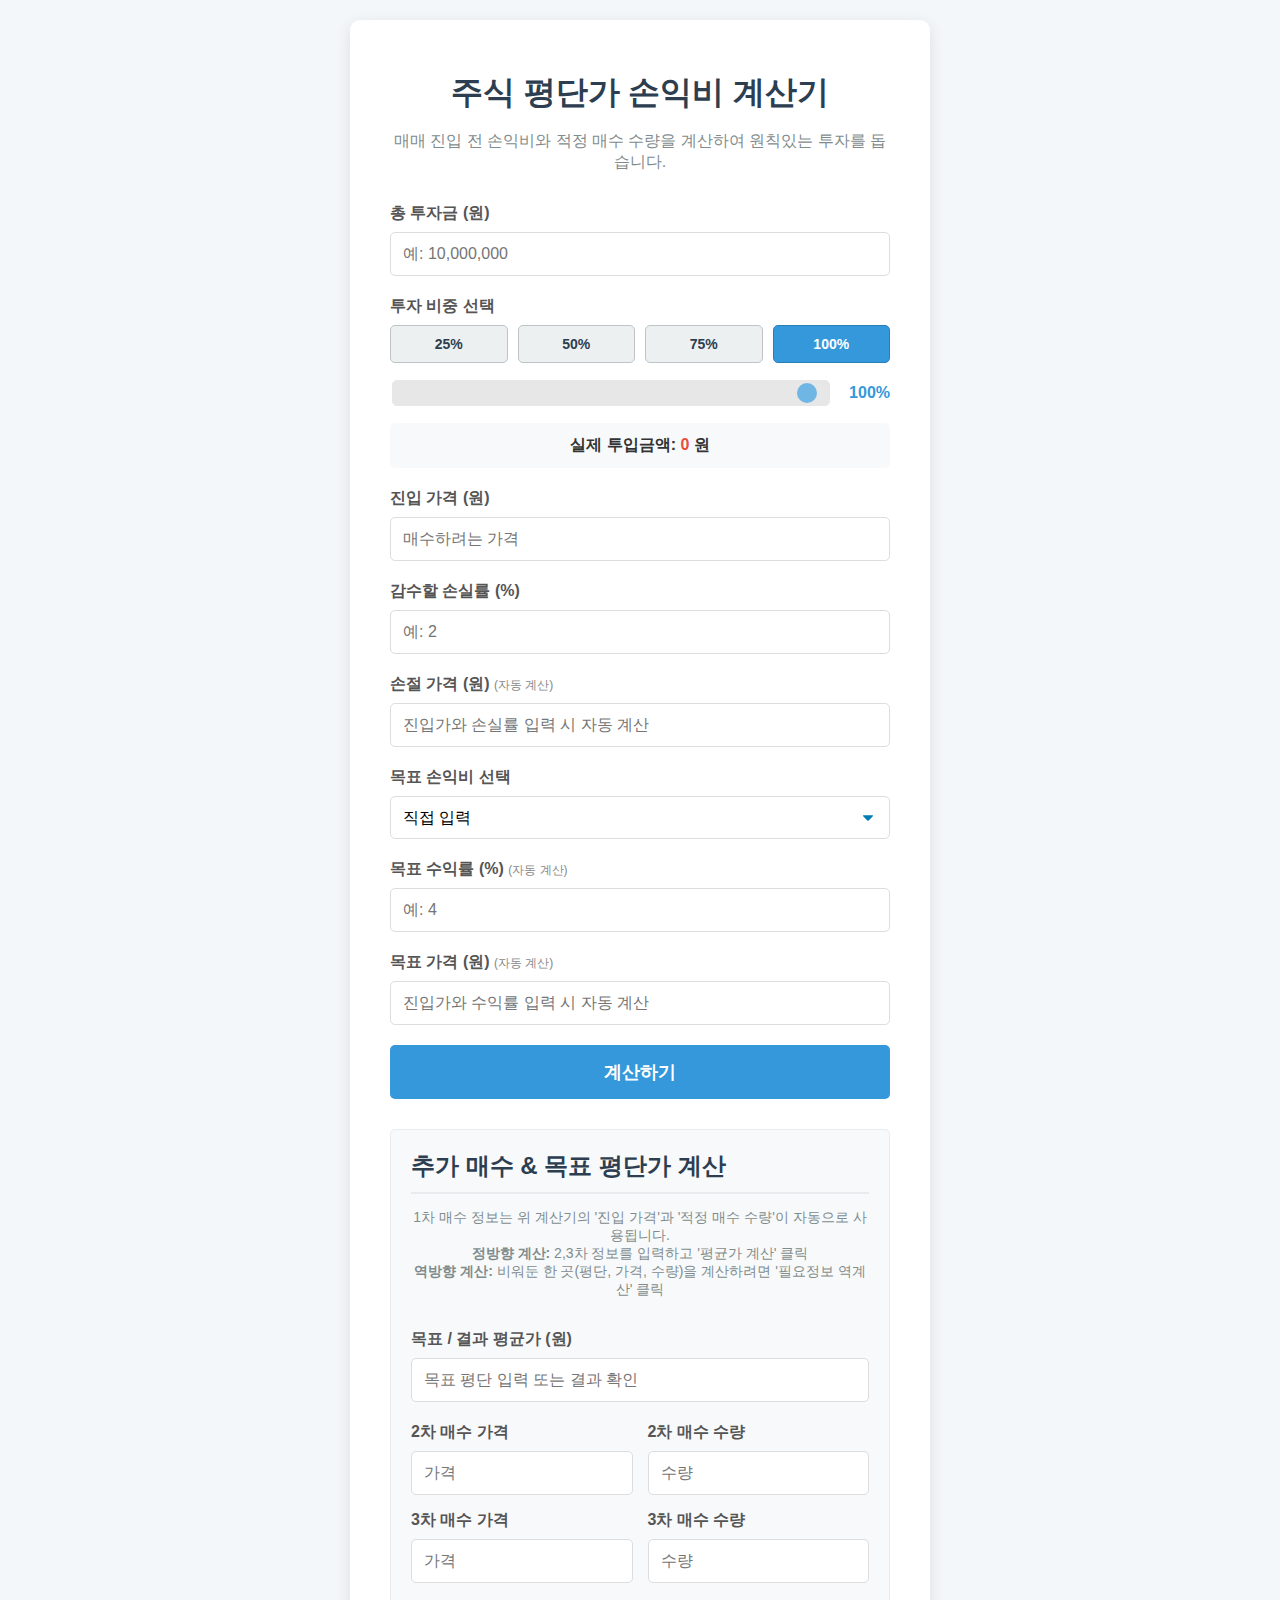
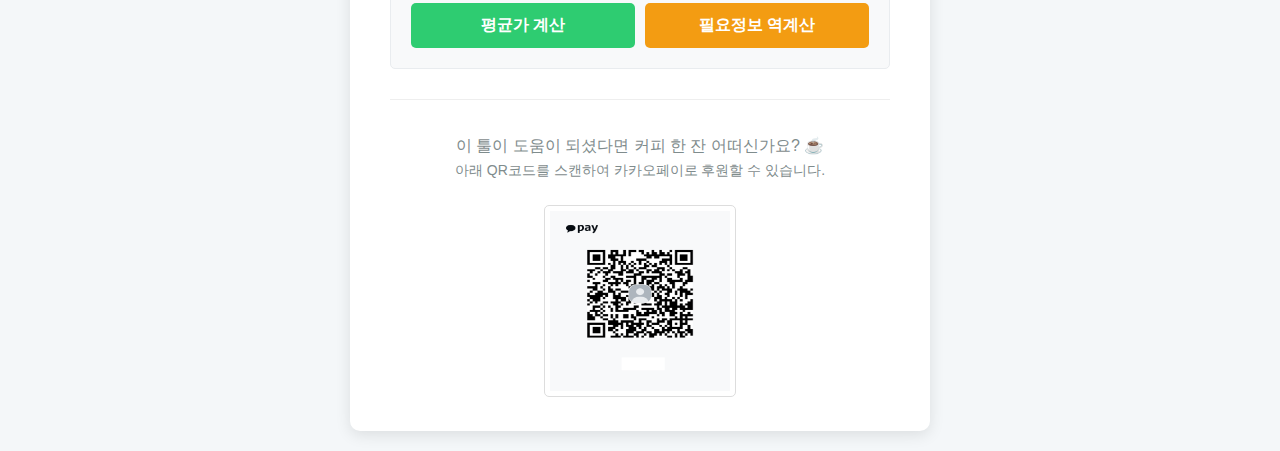
<file: index.html>
<!DOCTYPE html>
<html lang="ko">
<head>
    <meta charset="UTF-8">
    <meta name="viewport" content="width=device-width, initial-scale=1.0">
    
    <!-- SEO Meta Tags -->
    <title>손익비 계산기 | 주식 리스크 관리</title>
    <meta name="description" content="진입가, 손절가, 목표가를 기반으로 정확한 손익비와 적정 매수 수량을 계산하여, 원칙있는 주식 투자를 돕는 리스크 관리 계산기입니다.">
    <meta name="keywords" content="주식 평단가, 평단가 계산기, 손익비, 손익비 계산기, 리스크 관리, 주식 투자, 포지션 사이징, 주식 계산기, 물타기 계산, 추가 매수, 트레이딩, 매매일지">

    <!-- Open Graph (카카오톡, 페이스북 등 공유) -->
    <meta property="og:type" content="website">
    <meta property="og:url" content="https://tig-p.github.io/">
    <meta property="og:title" content="손익비 계산기 | 주식 리스크 관리">
    <meta property="og:description" content="진입가, 손절가, 목표가를 기반으로 정확한 손익비와 적정 매수 수량을 계산하여, 원칙있는 주식 투자를 돕는 리스크 관리 계산기입니다.">
    
    <link rel="stylesheet" href="style.css">
</head>
<body>
    <div class="container">
        <h1>주식 평단가 손익비 계산기</h1>
        <p class="description">매매 진입 전 손익비와 적정 매수 수량을 계산하여 원칙있는 투자를 돕습니다.</p>

        <div class="input-group">
            <label for="total-capital">총 투자금 (원)</label>
            <input type="number" id="total-capital" placeholder="예: 10,000,000">
        </div>

        <div class="input-group">
            <label>투자 비중 선택</label>
            <div id="leverage-buttons" class="leverage-buttons">
                <button class="leverage-btn" data-value="0.25">25%</button>
                <button class="leverage-btn" data-value="0.5">50%</button>
                <button class="leverage-btn" data-value="0.75">75%</button>
                <button class="leverage-btn" data-value="1">100%</button>
            </div>
            <div class="leverage-slider-container">
                <input type="range" id="leverage-slider" min="1" max="100" value="100">
                <span id="leverage-slider-value">100%</span>
            </div>
            <div class="investment-display">
                <strong>실제 투입금액:</strong>
                <span id="investment-amount">0</span> 원
            </div>
        </div>

        <div class="input-group">
            <label for="entry-price">진입 가격 (원)</label>
            <input type="number" id="entry-price" placeholder="매수하려는 가격">
        </div>
        <div class="input-group">
            <label for="risk-percent">감수할 손실률 (%)</label>
            <input type="number" id="risk-percent" placeholder="예: 2">
        </div>
        <div class="input-group">
            <label for="stop-loss-price">손절 가격 (원) <span class="auto-calc-label">(자동 계산)</span></label>
            <input type="number" id="stop-loss-price" placeholder="진입가와 손실률 입력 시 자동 계산">
        </div>

        <div class="input-group">
            <label for="rr-ratio-select">목표 손익비 선택</label>
            <select id="rr-ratio-select">
                <option value="custom">직접 입력</option>
                <option value="1">1 : 1</option>
                <option value="1.5">1.5 : 1</option>
                <option value="2">2 : 1 (권장)</option>
                <option value="3">3 : 1</option>
            </select>
        </div>

        <div class="input-group">
            <label for="take-profit-percent">목표 수익률 (%) <span class="auto-calc-label">(자동 계산)</span></label>
            <input type="number" id="take-profit-percent" placeholder="예: 4">
        </div>
        <div class="input-group">
            <label for="take-profit-price">목표 가격 (원) <span class="auto-calc-label">(자동 계산)</span></label>
            <input type="number" id="take-profit-price" placeholder="진입가와 수익률 입력 시 자동 계산">
        </div>

        <button id="calculate-btn">계산하기</button>

        <div id="result" class="hidden">
            <h2>계산 결과</h2>
            <p><strong>총 감수할 손실액:</strong> <span id="max-loss-amount"></span>원</p>
            <p><strong>주당 손실 가능 금액:</strong> <span id="loss-per-share"></span>원</p>
            <p><strong>적정 매수 수량:</strong> <span id="position-size"></span>주</p>
            <hr>
            <p><strong>예상 수익률:</strong> <span id="potential-gain-percent"></span>%</p>
            <p><strong>예상 손실률:</strong> <span id="potential-loss-percent"></span>%</p>
            <p class="highlight"><strong>손익비 (수익:손실):</strong> <span id="risk-reward-ratio"></span></p>
            <div id="trade-advice"></div>
            <p id="disclaimer" class="small-text" style="margin-top: 15px; text-align: center;"></p>
        </div>

        <!-- 통합된 추가 매수 및 목표 평단가 계산기 -->
        <div class="averaging-section">
            <h2>추가 매수 & 목표 평단가 계산</h2>
            <p class="description small-text">1차 매수 정보는 위 계산기의 '진입 가격'과 '적정 매수 수량'이 자동으로 사용됩니다. <br><strong>정방향 계산:</strong> 2,3차 정보를 입력하고 '평균가 계산' 클릭 <br><strong>역방향 계산:</strong> 비워둔 한 곳(평단, 가격, 수량)을 계산하려면 '필요정보 역계산' 클릭</p>
            
            <div class="input-group">
                <label for="target-avg-price">목표 / 결과 평균가 (원)</label>
                <input type="number" id="target-avg-price" placeholder="목표 평단 입력 또는 결과 확인">
            </div>

            <div class="avg-input-row">
                <div class="input-group">
                    <label for="avg-price-2">2차 매수 가격</label>
                    <input type="number" id="avg-price-2" placeholder="가격">
                </div>
                <div class="input-group">
                    <label for="avg-qty-2">2차 매수 수량</label>
                    <input type="number" id="avg-qty-2" placeholder="수량">
                </div>
            </div>

            <div class="avg-input-row">
                <div class="input-group">
                    <label for="avg-price-3">3차 매수 가격</label>
                    <input type="number" id="avg-price-3" placeholder="가격">
                </div>
                <div class="input-group">
                    <label for="avg-qty-3">3차 매수 수량</label>
                    <input type="number" id="avg-qty-3" placeholder="수량">
                </div>
            </div>

            <div class="button-group">
                <button id="calculate-avg-btn">평균가 계산</button>
                <button id="reverse-calculate-btn" class="secondary-btn">필요정보 역계산</button>
            </div>
             <button id="apply-avg-btn" class="tertiary-btn hidden">계산된 평균가를 위 계산기에 적용</button>
        </div>
        
        <div class="donation">
            <p>이 툴이 도움이 되셨다면 커피 한 잔 어떠신가요? ☕️</p>
            <p class="small-text">아래 QR코드를 스캔하여 카카오페이로 후원할 수 있습니다.</p>
            <img src="qrcode.png" alt="카카오페이 후원 QR코드" class="qr-code-img">
        </div>
    </div>
    <script src="script.js"></script>
</body>
</html>
</file>
<file: style.css>
body {
    font-family: -apple-system, BlinkMacSystemFont, "Segoe UI", Roboto, Oxygen,
        Ubuntu, Cantarell, "Open Sans", "Helvetica Neue", sans-serif;
    background-color: #f4f7f9;
    color: #333;
    display: flex;
    justify-content: center;
    align-items: center;
    min-height: 100vh;
    margin: 0;
    padding: 20px;
    box-sizing: border-box;
}

.container {
    background-color: #ffffff;
    padding: 30px 40px;
    border-radius: 10px;
    box-shadow: 0 4px 15px rgba(0, 0, 0, 0.1);
    width: 100%;
    max-width: 500px;
}

h1 {
    text-align: center;
    color: #2c3e50;
    margin-bottom: 10px;
    word-break: keep-all; /* 단어 단위로 줄바꿈 유지 */
}

.description {
    text-align: center;
    color: #7f8c8d;
    margin-bottom: 30px;
}

.input-group {
    margin-bottom: 20px;
}

.input-group label {
    display: block;
    margin-bottom: 8px;
    font-weight: 600;
    color: #555;
}

.input-group input {
    width: 100%;
    padding: 12px;
    border: 1px solid #ddd;
    border-radius: 5px;
    font-size: 16px;
    box-sizing: border-box;
}

.input-group input:focus,
.input-group select:focus {
    outline: none;
    border-color: #3498db;
    box-shadow: 0 0 0 2px rgba(52, 152, 219, 0.2);
}

.input-group select {
    width: 100%;
    padding: 12px;
    border: 1px solid #ddd;
    border-radius: 5px;
    font-size: 16px;
    box-sizing: border-box;
    background-color: white;
    -webkit-appearance: none;
    -moz-appearance: none;
    appearance: none;
    background-image: url('data:image/svg+xml;charset=US-ASCII,%3Csvg%20xmlns%3D%22http%3A%2F%2Fwww.w3.org%2F2000%2Fsvg%22%20width%3D%22292.4%22%20height%3D%22292.4%22%3E%3Cpath%20fill%3D%22%23007CB2%22%20d%3D%22M287%2069.4a17.6%2017.6%200%200%200-13-5.4H18.4c-5%200-9.3%201.8-12.9%205.4A17.6%2017.6%200%200%200%200%2082.2c0%205%201.8%209.3%205.4%2012.9l128%20127.9c3.6%203.6%207.8%205.4%2012.8%205.4s9.2-1.8%2012.8-5.4L287%2095c3.5-3.5%205.4-7.8%205.4-12.8%200-5-1.9-9.4-5.4-12.8z%22%2F%3E%3C%2Fsvg%3E');
    background-repeat: no-repeat;
    background-position: right 1rem center;
    background-size: 0.65rem auto;
}

.leverage-buttons {
    display: flex;
    justify-content: space-between;
    margin-bottom: 15px;
}

.leverage-btn {
    flex: 1;
    margin: 0 5px;
    padding: 10px 5px;
    background-color: #ecf0f1;
    color: #2c3e50;
    border: 1px solid #bdc3c7;
    border-radius: 5px;
    cursor: pointer;
    font-size: 14px;
    font-weight: 600;
    transition: all 0.2s ease;
}

.leverage-btn:first-child { margin-left: 0; }
.leverage-btn:last-child { margin-right: 0; }

.leverage-btn.active {
    background-color: #3498db;
    color: white;
    border-color: #2980b9;
}

.investment-display {
    background-color: #f8f9fa;
    padding: 12px;
    border-radius: 5px;
    text-align: center;
    font-size: 16px;
    font-weight: 600;
    color: #333;
}

.investment-display span {
    color: #e74c3c;
}

.leverage-slider-container {
    display: flex;
    align-items: center;
    margin-top: 10px;
    margin-bottom: 15px;
}

#leverage-slider {
    flex-grow: 1;
    margin-right: 15px;
    -webkit-appearance: none;
    width: 100%;
    height: 8px;
    background: #ddd;
    border-radius: 5px;
    outline: none;
    opacity: 0.7;
    transition: opacity .2s;
}

#leverage-slider:hover {
    opacity: 1;
}

#leverage-slider::-webkit-slider-thumb {
    -webkit-appearance: none;
    appearance: none;
    width: 20px;
    height: 20px;
    background: #3498db;
    cursor: pointer;
    border-radius: 50%;
}

#leverage-slider::-moz-range-thumb {
    width: 20px;
    height: 20px;
    background: #3498db;
    cursor: pointer;
    border-radius: 50%;
}

#leverage-slider-value {
    font-weight: 600;
    color: #3498db;
    min-width: 45px;
    text-align: right;
}

.auto-calc-label {
    font-size: 12px;
    font-weight: normal;
    color: #888;
}

button {
    width: 100%;
    padding: 15px;
    background-color: #3498db;
    color: white;
    border: none;
    border-radius: 5px;
    font-size: 18px;
    font-weight: 700;
    cursor: pointer;
    transition: background-color 0.3s ease;
}

button:hover {
    background-color: #2980b9;
}

#result {
    margin-top: 30px;
    padding: 20px;
    background-color: #f8f9fa;
    border: 1px solid #e9ecef;
    border-radius: 5px;
}

#result.hidden {
    display: none;
}

#result h2 {
    margin-top: 0;
    color: #2c3e50;
    border-bottom: 2px solid #e9ecef;
    padding-bottom: 10px;
    margin-bottom: 20px;
}

#result p {
    margin: 10px 0;
    font-size: 16px;
    display: flex;
    justify-content: space-between;
}

#result p strong {
    color: #555;
}

#result .highlight {
    font-size: 18px;
    font-weight: 700;
    color: #3498db;
}

#trade-advice {
    margin-top: 20px;
    padding: 15px;
    border-radius: 5px;
    font-weight: 600;
    text-align: center;
}

.donation {
    text-align: center;
    margin-top: 30px;
    padding-top: 20px;
    border-top: 1px solid #eee;
}

.donation p {
    margin-bottom: 10px;
    color: #7f8c8d;
}

.donation a {
    text-decoration: none;
    color: #3498db;
    font-weight: 600;
    transition: color 0.3s ease;
}

.donation a:hover {
    color: #2980b9;
}

.qr-code-img {
    width: 180px;
    height: 180px;
    margin-top: 15px;
    border: 1px solid #ddd;
    padding: 5px;
    border-radius: 5px;
}

.small-text {
    font-size: 14px;
    color: #7f8c8d;
    margin-top: -5px;
}

/* 통합 추가 매수 섹션 스타일 */
.averaging-section {
    margin-top: 30px;
    padding: 20px;
    background-color: #f8f9fa;
    border: 1px solid #e9ecef;
    border-radius: 5px;
}

.averaging-section h2 {
    margin-top: 0;
    color: #2c3e50;
    border-bottom: 2px solid #e9ecef;
    padding-bottom: 10px;
    margin-bottom: 20px;
}

.avg-input-row {
    display: flex;
    gap: 15px;
    margin-bottom: 15px;
}

.avg-input-row .input-group {
    flex: 1;
    margin-bottom: 0; /* 부모 input-group의 margin-bottom 상쇄 */
}

.button-group {
    display: flex;
    gap: 10px;
    margin-top: 20px;
}

.button-group button {
    flex: 1;
    padding: 12px;
    font-size: 16px;
}

#calculate-avg-btn {
    background-color: #2ecc71; /* 평균가 계산 버튼 색상 */
}

#calculate-avg-btn:hover {
    background-color: #27ae60;
}

.secondary-btn {
    background-color: #f39c12; /* 역계산 버튼 색상 */
}

.secondary-btn:hover {
    background-color: #e67e22;
}

.tertiary-btn {
    background-color: #3498db; /* 적용 버튼 색상 */
    margin-top: 15px;
}

.tertiary-btn:hover {
    background-color: #2980b9;
}

.hidden {
    display: none;
}
</file>
